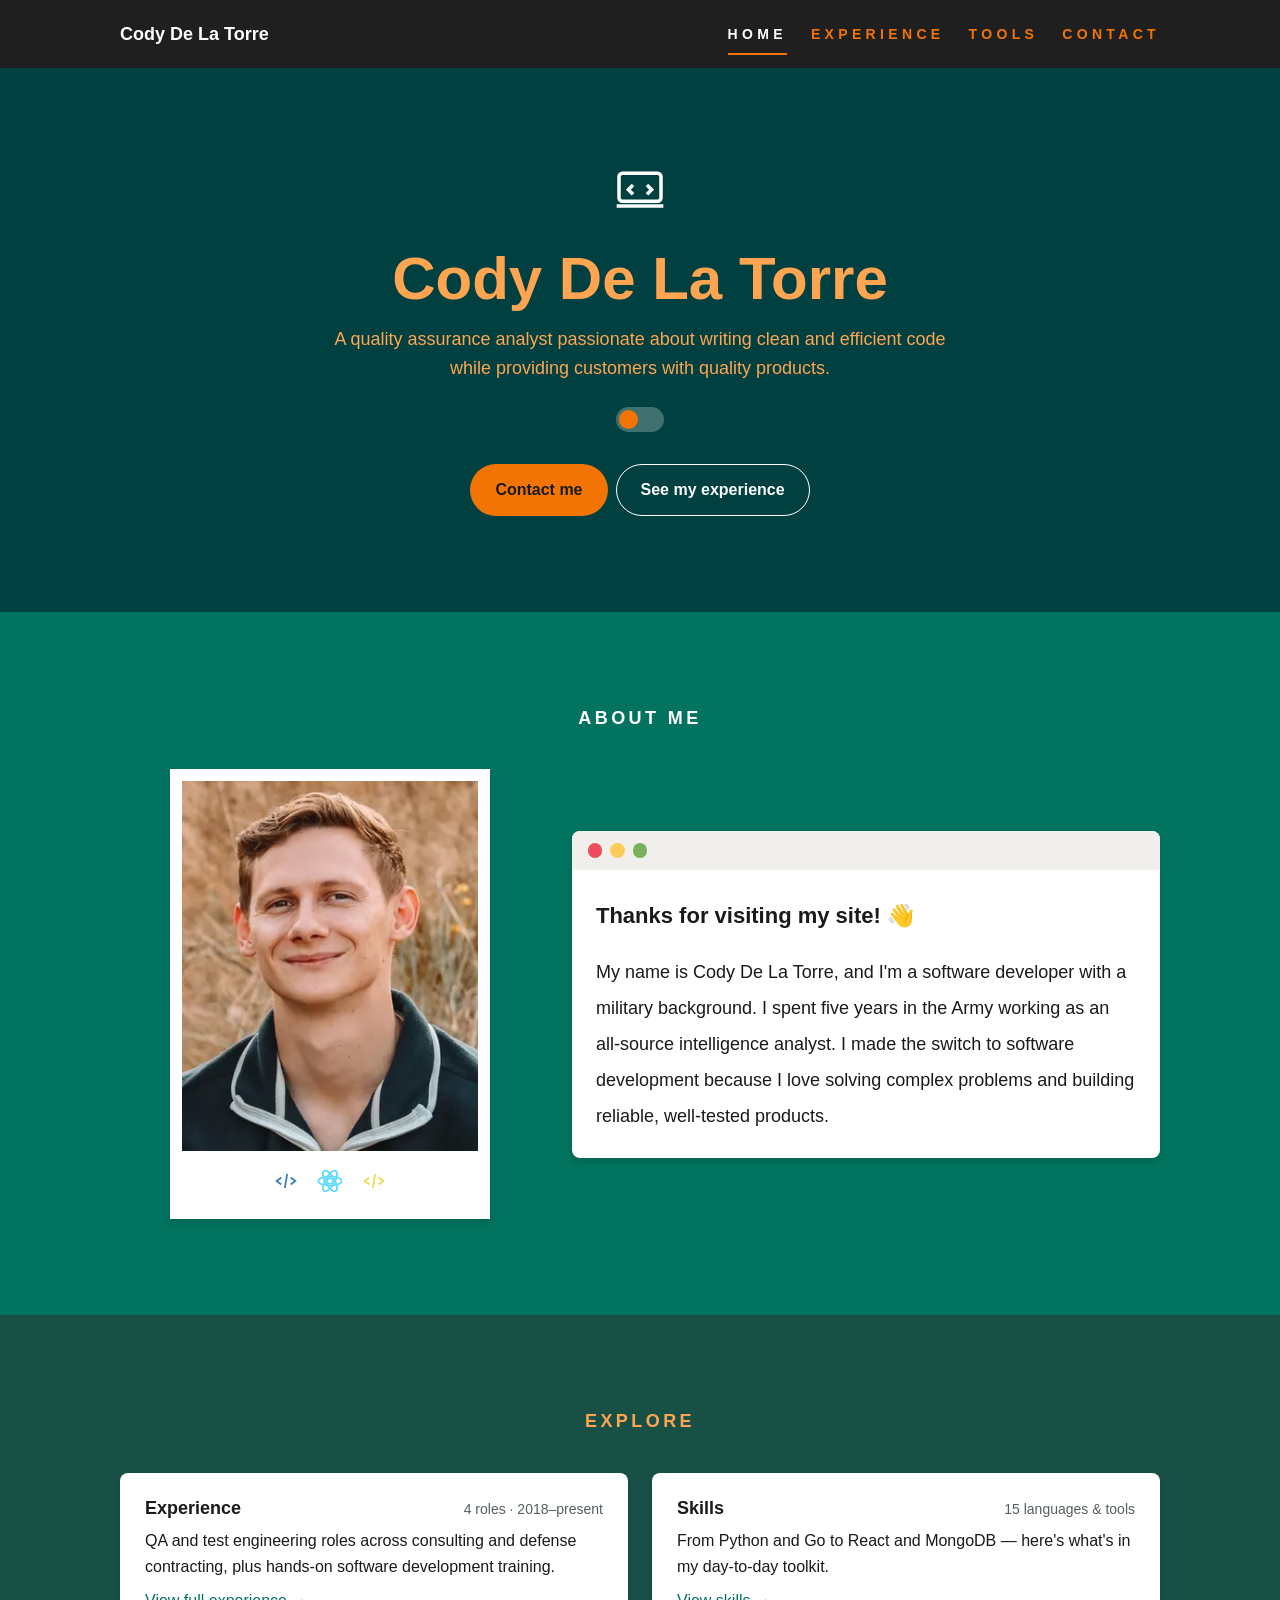
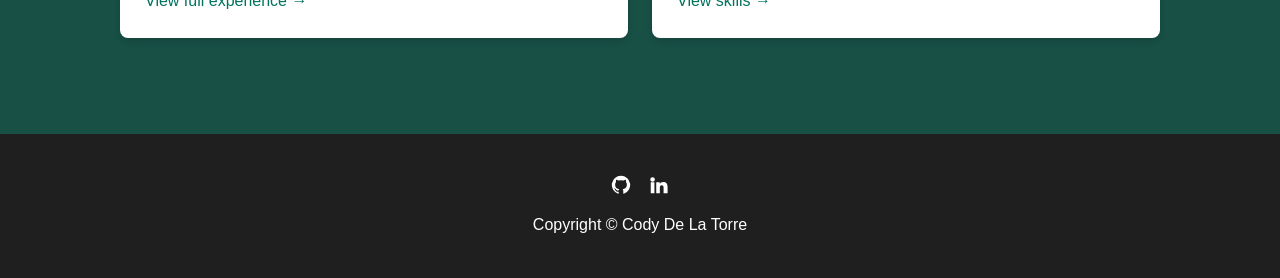
<file: index.html>
<!doctype html>
<html lang="en">
<head>
  <meta charset="UTF-8" />
  <meta name="viewport" content="width=device-width, initial-scale=1.0" />
  <title>Cody De La Torre — QA &amp; Software Developer</title>
  
  <meta name="description" content="Portfolio of Cody De La Torre, a quality assurance analyst and software developer who spent five years as an Army intelligence analyst." />
  <link rel="canonical" href="https://codydelatorre.github.io/414-cap/" />

  <meta property="og:title" content="Cody De La Torre — QA &amp; Software Developer" />
  <meta property="og:description" content="Portfolio of Cody De La Torre, a quality assurance analyst and software developer who spent five years as an Army intelligence analyst." />
  <meta property="og:url" content="https://codydelatorre.github.io/414-cap/" />
  <meta property="og:type" content="website" />
  <meta property="og:image" content="https://codydelatorre.github.io/414-cap/images/cody-de-la-torre-headshot-480.jpg" />
  <meta property="og:image:width" content="480" />
  <meta property="og:image:height" content="600" />
  <meta property="og:image:alt" content="Headshot of Cody, smiling outdoors in a dark green quarter-zip pullover" />
  <meta name="twitter:card" content="summary" />

  <script type="application/ld+json">
  {
    "@context": "https://schema.org",
    "@type": "Person",
    "name": "Cody De La Torre",
    "url": "https://codydelatorre.github.io/414-cap/",
    "image": "https://codydelatorre.github.io/414-cap/images/cody-de-la-torre-headshot-480.jpg",
    "jobTitle": "Quality Assurance Analyst",
    "description": "A quality assurance analyst passionate about writing clean and efficient code while providing customers with quality products.",
    "sameAs": [
      "https://github.com/CodyDeLaTorre",
      "https://www.linkedin.com/in/cody-de-la-torre/"
    ]
  }
  </script>
  <link rel="stylesheet" href="css/main.css" />
  <!--
       MODULE 4 ASSET INVENTORY:

       IMAGES
       1. headshot (images/cody-de-la-torre-headshot-*.jpg / .webp)
          Purpose: informative - identifies who the site belongs to.
          Source/license: taken by a professional photographer for a family
            photo session; used here with their permission.
          Original: single JPEG master, 621x749px, 97.5KB, from a Canon EOS
            Rebel SL3.
          Optimization performed: cropped to the actual 4:5
            ratio the .polaroid component displays and re-encoded at 3 widths
            (240/320/480) in both JPEG and WebP. See srcset below.

       SVGs:
       2. Hero "laptop/code" icon - decorative icon adds visual interest, 
          aria-hidden="true".
       3. Polaroid overlay icons (Python/React/JavaScript)
          decorative relative to the alt text on the photo itself, which
          already names the person. 
          aria-hidden="true".
       4. Footer social icons - the icon alone doesn't
          convey "GitHub" or "LinkedIn" to a screen reader without a label,
          so the parent <a> carries a real aria-label and the svg itself is
          aria-hidden to avoid the link being announced twice.
       5. Corner nav hamburger lines - decorative, the <label> already has
          a for/id relationship with real toggle semantics and the lines get
          aria-hidden.

       MEDIA
          None on this site.

       FONTS
          See css/01-tokens.css for typography - all 5 stacks are OS system
          fonts. No font-face, font host, or license to name, and no
          loading strategy needed.
  -->
</head>
<body>
  <a class="u-skip-link" href="#main">Skip to content</a>

  <div class="site">
    <header class="nav">
      <div class="container nav__bar">
        <a class="nav__brand" href="index.html">Cody De La Torre</a>

        <input class="nav__toggle-input" type="checkbox" id="nav-toggle" />
        <label class="nav__toggle-label" for="nav-toggle">
          <span class="u-visually-hidden">Menu</span>
          <span aria-hidden="true"></span><span aria-hidden="true"></span><span aria-hidden="true"></span>
        </label>

        <nav class="nav__menu" aria-label="Main">
  
          <ul class="nav__list">
            <li><a class="nav__link is-current" aria-current="page" href="index.html">Home</a></li>
            <li><a class="nav__link" href="experience.html">Experience</a></li>
            <li><a class="nav__link" href="tools.html">Tools</a></li>
            <li><a class="nav__link" href="contact.html">Contact</a></li>
          </ul>

        </nav>
      </div>
    </header>

    <main id="main">
      <!-- HERO -->
      <section class="band band--hero u-text-center" style="position:relative; overflow:hidden;">
        <div class="container">
          <svg width="56" height="56" viewBox="0 0 24 24" fill="none" stroke="currentColor" stroke-width="1.5" aria-hidden="true" style="margin-inline:auto;">
            <rect x="3" y="4" width="18" height="12" rx="1.5"/>
            <path d="M2 18h20"/>
            <path d="M9 9l-2 2 2 2"/>
            <path d="M15 9l2 2-2 2"/>
          </svg>
          <h1 class="hero__name" style="margin-top: var(--space-6);">Cody De La Torre</h1>
          <p class="hero__tagline u-measure" style="margin-inline:auto; margin-top: var(--space-3);">
            A quality assurance analyst passionate about writing clean and
            efficient code while providing customers with quality products.
          </p>

          <div class="theme-toggle" style="margin-top: var(--space-6); justify-content:center;">
            <input class="theme-toggle__input" type="checkbox" id="theme-toggle-input" />
            <label class="theme-toggle__label" for="theme-toggle-input">
              <span class="u-visually-hidden">Toggle dark mode</span>
            </label>
          </div>

          <div class="u-inline-gap" style="justify-content:center; margin-top: var(--space-8);">
            <a class="btn" href="contact.html">Contact me</a>
            <a class="btn btn--secondary" href="experience.html">See my experience</a>
          </div>
        </div>
      </section>

      <!-- ABOUT ME -->
      <section class="band band--about">
        <div class="container">
          <div class="band-header band-header--center">
            <h2 class="tracked-caps">About me</h2>
          </div>

          <div class="hero">
            <figure class="polaroid">
              <picture>
                <source
                  type="image/webp"
                  srcset="images/cody-de-la-torre-headshot-240.webp 240w, images/cody-de-la-torre-headshot-320.webp 320w, images/cody-de-la-torre-headshot-480.webp 480w"
                  sizes="(min-width: 22.5rem) 20rem, calc(100vw - 3rem)" />
                <img
                  class="polaroid__image"
                  src="images/cody-de-la-torre-headshot-320.jpg"
                  srcset="images/cody-de-la-torre-headshot-240.jpg 240w, images/cody-de-la-torre-headshot-320.jpg 320w, images/cody-de-la-torre-headshot-480.jpg 480w"
                  sizes="(min-width: 22.5rem) 20rem, calc(100vw - 3rem)"
                  width="320" height="400"
                  loading="lazy" decoding="async"
                  alt="Headshot of Cody, smiling outdoors in a dark green quarter-zip pullover" />
              </picture>
              <div class="polaroid__icons" aria-hidden="true">
                <svg viewBox="0 0 24 24" fill="none" stroke="#387EB8" stroke-width="1.5"><path d="M8 9l-4 3 4 3M16 9l4 3-4 3M13 6l-2 12"/></svg>
                <svg viewBox="0 0 24 24" fill="none" stroke="#61DAFB" stroke-width="1.5"><circle cx="12" cy="12" r="2.5"/><ellipse cx="12" cy="12" rx="10" ry="4"/><ellipse cx="12" cy="12" rx="10" ry="4" transform="rotate(60 12 12)"/><ellipse cx="12" cy="12" rx="10" ry="4" transform="rotate(120 12 12)"/></svg>
                <svg viewBox="0 0 24 24" fill="none" stroke="#F0DB4F" stroke-width="1.5"><path d="M8 9l-4 3 4 3M16 9l4 3-4 3M13 6l-2 12"/></svg>
              </div>
            </figure>

            <div class="window-card">
              <div class="window-card__chrome" aria-hidden="true">
                <span class="window-card__dot"></span>
                <span class="window-card__dot"></span>
                <span class="window-card__dot"></span>
              </div>
              <div class="window-card__body">
                <p class="window-card__greeting">Thanks for visiting my site! 👋</p>
                <p class="u-measure" style="margin-top: var(--space-4);">
                  My name is Cody De La Torre, and I'm a software developer
                  with a military background. I spent five years in the Army
                  working as an all-source intelligence analyst. I made the switch to software development
                  because I love solving complex problems and building
                  reliable, well-tested products.
                </p>
              </div>
            </div>
          </div>
        </div>
      </section>

      <!-- QUICK OVERVIEW -->
      <section class="band band--experience">
        <div class="container">
          <div class="band-header band-header--center">
            <h2 class="tracked-caps">Explore</h2>
          </div>
          <div class="cluster">
            <div class="card-slot">
              <article class="card">
                <div class="card__header">
                  <h3 class="card__title">Experience</h3>
                  <p class="card__meta">4 roles · 2018–present</p>
                </div>
                <p class="card__desc">QA and test engineering roles across consulting and defense
                  contracting, plus hands-on software development training.</p>
                <p class="card__actions"><a href="experience.html">View full experience <span aria-hidden="true">→</span></a></p>
              </article>
            </div>
            <div class="card-slot">
              <article class="card">
                <div class="card__header">
                  <h3 class="card__title">Skills</h3>
                  <p class="card__meta">15 languages &amp; tools</p>
                </div>
                <p class="card__desc">From Python and Go to React and MongoDB — here's what's in
                  my day-to-day toolkit.</p>
                <p class="card__actions"><a href="tools.html">View skills <span aria-hidden="true">→</span></a></p>
              </article>
            </div>
          </div>
        </div>
      </section>
    </main>

    <footer class="footer">
      <div class="container footer__row">
        <div class="footer__social">
          <a href="https://github.com/CodyDeLaTorre" aria-label="GitHub">
            <svg width="22" height="22" viewBox="0 0 24 24" fill="currentColor" aria-hidden="true"><path d="M12 2a10 10 0 00-3.16 19.5c.5.1.68-.22.68-.48v-1.7c-2.78.6-3.37-1.34-3.37-1.34-.46-1.16-1.11-1.47-1.11-1.47-.9-.62.07-.6.07-.6 1 .07 1.53 1.03 1.53 1.03.9 1.53 2.34 1.09 2.91.83.09-.65.35-1.09.63-1.34-2.22-.25-4.56-1.11-4.56-4.94 0-1.09.39-1.98 1.03-2.68-.1-.25-.45-1.27.1-2.65 0 0 .84-.27 2.75 1.02a9.6 9.6 0 015 0c1.9-1.29 2.74-1.02 2.74-1.02.56 1.38.21 2.4.1 2.65.64.7 1.03 1.59 1.03 2.68 0 3.84-2.34 4.68-4.57 4.93.36.31.68.92.68 1.85v2.74c0 .27.18.58.69.48A10 10 0 0012 2z"/></svg>
          </a>
          <a href="https://www.linkedin.com/in/cody-de-la-torre/" aria-label="LinkedIn">
            <svg width="22" height="22" viewBox="0 0 24 24" fill="currentColor" aria-hidden="true"><path d="M4.98 3.5a2.5 2.5 0 100 5 2.5 2.5 0 000-5zM3 9h4v12H3zM9 9h3.8v1.7h.05c.53-1 1.83-2 3.76-2 4 0 4.75 2.6 4.75 6.1V21H17v-5.7c0-1.36-.02-3.1-1.9-3.1-1.9 0-2.2 1.5-2.2 3v5.8H9z"/></svg>
          </a>
        </div>
        <p>Copyright &copy; Cody De La Torre</p>
      </div>
    </footer>
  </div>
</body>
</html>
</file>
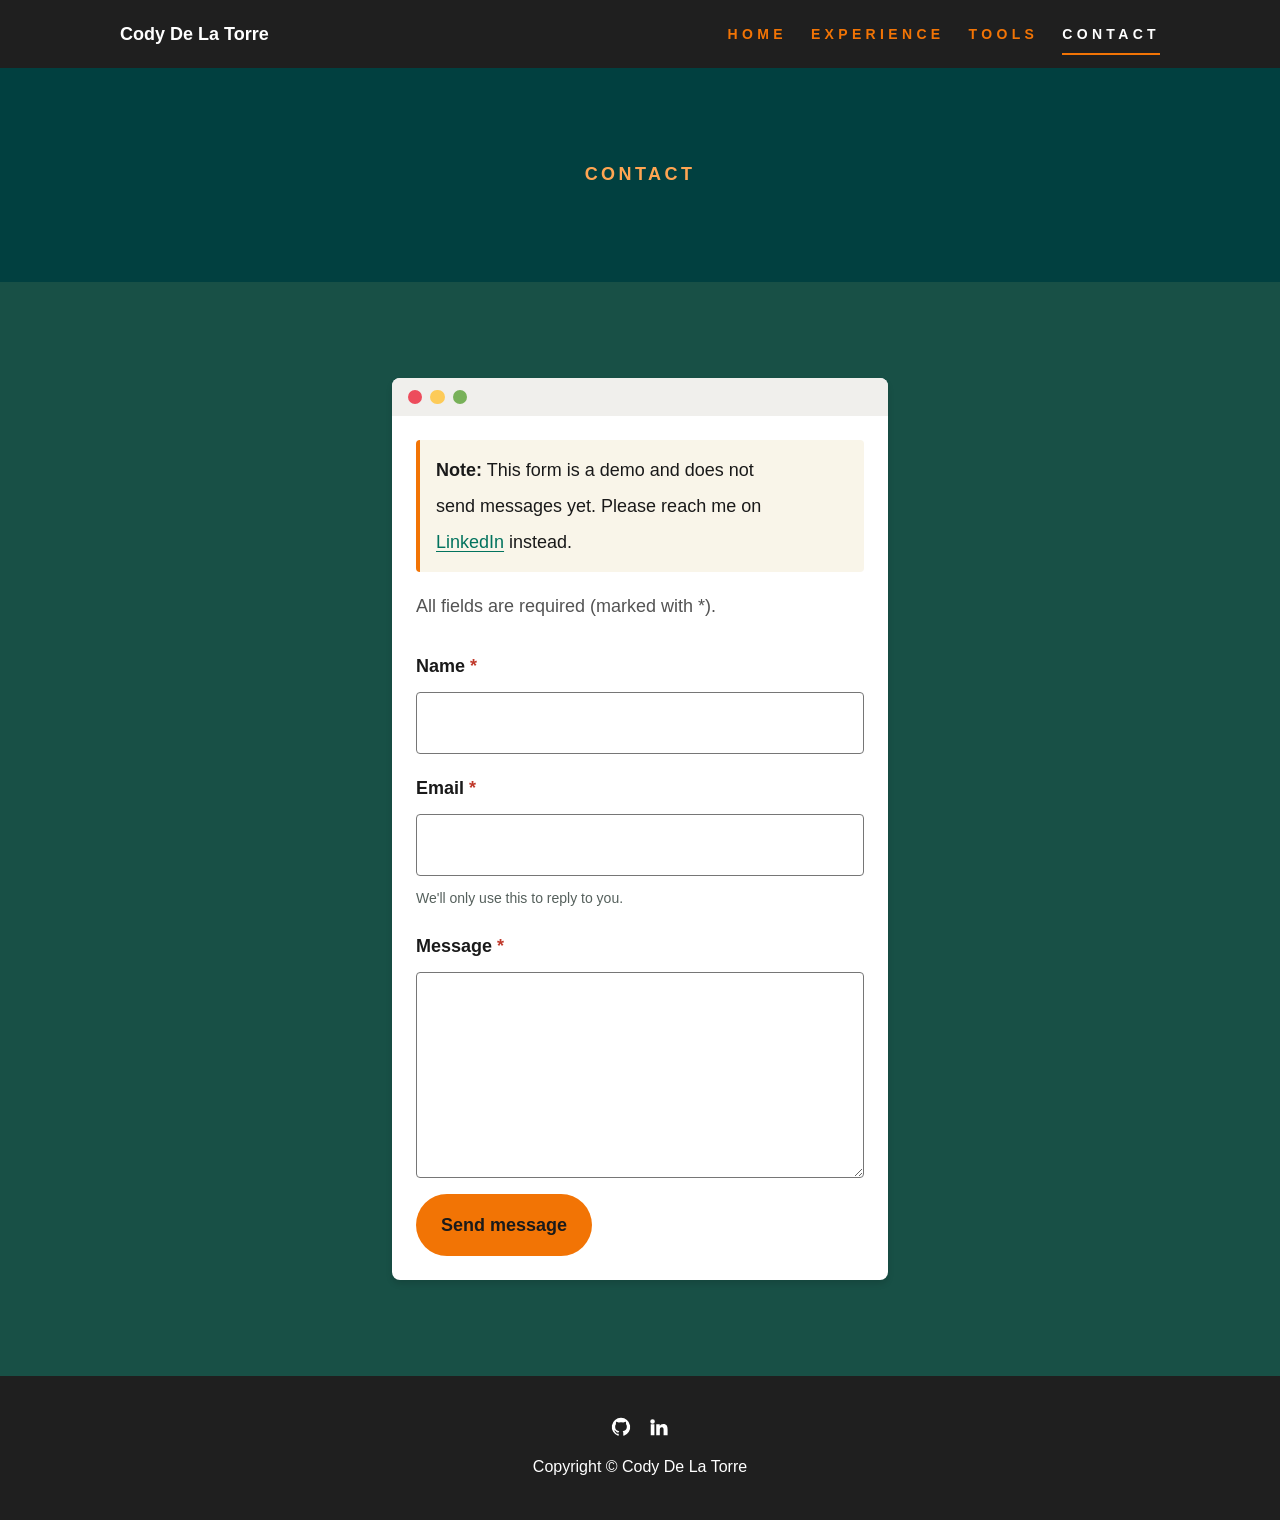
<file: contact.html>
<!doctype html>
<html lang="en">
<head>
  <meta charset="UTF-8" />
  <meta name="viewport" content="width=device-width, initial-scale=1.0" />
  <title>Contact — Cody De La Torre</title>
  <meta name="description" content="Ways to reach Cody De La Torre: a contact form plus links to GitHub and LinkedIn profiles." />
  <link rel="canonical" href="https://codydelatorre.github.io/414-cap/contact.html" />
  <link rel="stylesheet" href="css/main.css" />
</head>
<body>
  <a class="u-skip-link" href="#main">Skip to content</a>

  <div class="site">
    <header class="nav">
      <div class="container nav__bar">
        <a class="nav__brand" href="index.html">Cody De La Torre</a>
        <input class="nav__toggle-input" type="checkbox" id="nav-toggle" />
        <label class="nav__toggle-label" for="nav-toggle">
          <span class="u-visually-hidden">Menu</span>
          <span aria-hidden="true"></span><span aria-hidden="true"></span><span aria-hidden="true"></span>
        </label>
        <nav class="nav__menu" aria-label="Main">
          <ul class="nav__list">
            <li><a class="nav__link" href="index.html">Home</a></li>
            <li><a class="nav__link" href="experience.html">Experience</a></li>
            <li><a class="nav__link" href="tools.html">Tools</a></li>
            <li><a class="nav__link is-current" aria-current="page" href="contact.html">Contact</a></li>
          </ul>
        </nav>
      </div>
    </header>

    <main id="main">
      <section class="band band--hero u-text-center band--tight">
        <div class="container">
          <h1 class="tracked-caps" id="contact-heading">Contact</h1>
        </div>
      </section>

      <div class="band band--experience">
        <div class="container" style="max-width: 34rem;">
          <div class="window-card">
            <div class="window-card__chrome" aria-hidden="true">
              <span class="window-card__dot"></span>
              <span class="window-card__dot"></span>
              <span class="window-card__dot"></span>
            </div>
            <div class="window-card__body">
              <p class="form-note" id="form-demo-note"><strong>Note:</strong> This form is a demo and does not send messages yet. Please reach me on <a href="https://www.linkedin.com/in/cody-de-la-torre/">LinkedIn</a> instead.</p>
              <p class="u-text-muted" id="form-instructions" style="margin-bottom: var(--space-6);">All fields are required (marked with *).</p>

              <form class="stack" aria-labelledby="contact-heading" aria-describedby="form-demo-note form-instructions">
                <div class="field">
                  <label class="field__label" for="name" data-required>Name</label>
                  <input class="field__input" type="text" id="name" name="name" autocomplete="name" required />
                  <p class="field__error">Please enter your name.</p>
                </div>

                <div class="field">
                  <label class="field__label" for="email" data-required>Email</label>
                  <input class="field__input" type="email" id="email" name="email" autocomplete="email" aria-describedby="email-hint" required />
                  <p class="field__hint" id="email-hint">We'll only use this to reply to you.</p>
                  <p class="field__error">Please enter a valid email address.</p>
                </div>

                <div class="field">
                  <label class="field__label" for="message" data-required>Message</label>
                  <textarea class="field__input" id="message" name="message" rows="5" required></textarea>
                  <p class="field__error">Please enter a message.</p>
                </div>

                <button class="btn" type="submit">Send message</button>
              </form>
            </div>
          </div>
        </div>
      </div>
    </main>

    <footer class="footer">
      <div class="container footer__row">
        <div class="footer__social">
          <a href="https://github.com/CodyDeLaTorre" aria-label="GitHub">
            <svg width="22" height="22" viewBox="0 0 24 24" fill="currentColor" aria-hidden="true"><path d="M12 2a10 10 0 00-3.16 19.5c.5.1.68-.22.68-.48v-1.7c-2.78.6-3.37-1.34-3.37-1.34-.46-1.16-1.11-1.47-1.11-1.47-.9-.62.07-.6.07-.6 1 .07 1.53 1.03 1.53 1.03.9 1.53 2.34 1.09 2.91.83.09-.65.35-1.09.63-1.34-2.22-.25-4.56-1.11-4.56-4.94 0-1.09.39-1.98 1.03-2.68-.1-.25-.45-1.27.1-2.65 0 0 .84-.27 2.75 1.02a9.6 9.6 0 015 0c1.9-1.29 2.74-1.02 2.74-1.02.56 1.38.21 2.4.1 2.65.64.7 1.03 1.59 1.03 2.68 0 3.84-2.34 4.68-4.57 4.93.36.31.68.92.68 1.85v2.74c0 .27.18.58.69.48A10 10 0 0012 2z"/></svg>
          </a>
          <a href="https://www.linkedin.com/in/cody-de-la-torre/" aria-label="LinkedIn">
            <svg width="22" height="22" viewBox="0 0 24 24" fill="currentColor" aria-hidden="true"><path d="M4.98 3.5a2.5 2.5 0 100 5 2.5 2.5 0 000-5zM3 9h4v12H3zM9 9h3.8v1.7h.05c.53-1 1.83-2 3.76-2 4 0 4.75 2.6 4.75 6.1V21H17v-5.7c0-1.36-.02-3.1-1.9-3.1-1.9 0-2.2 1.5-2.2 3v5.8H9z"/></svg>
          </a>
        </div>
        <p>Copyright &copy; Cody De La Torre</p>
      </div>
    </footer>
  </div>
</body>
</html>
</file>
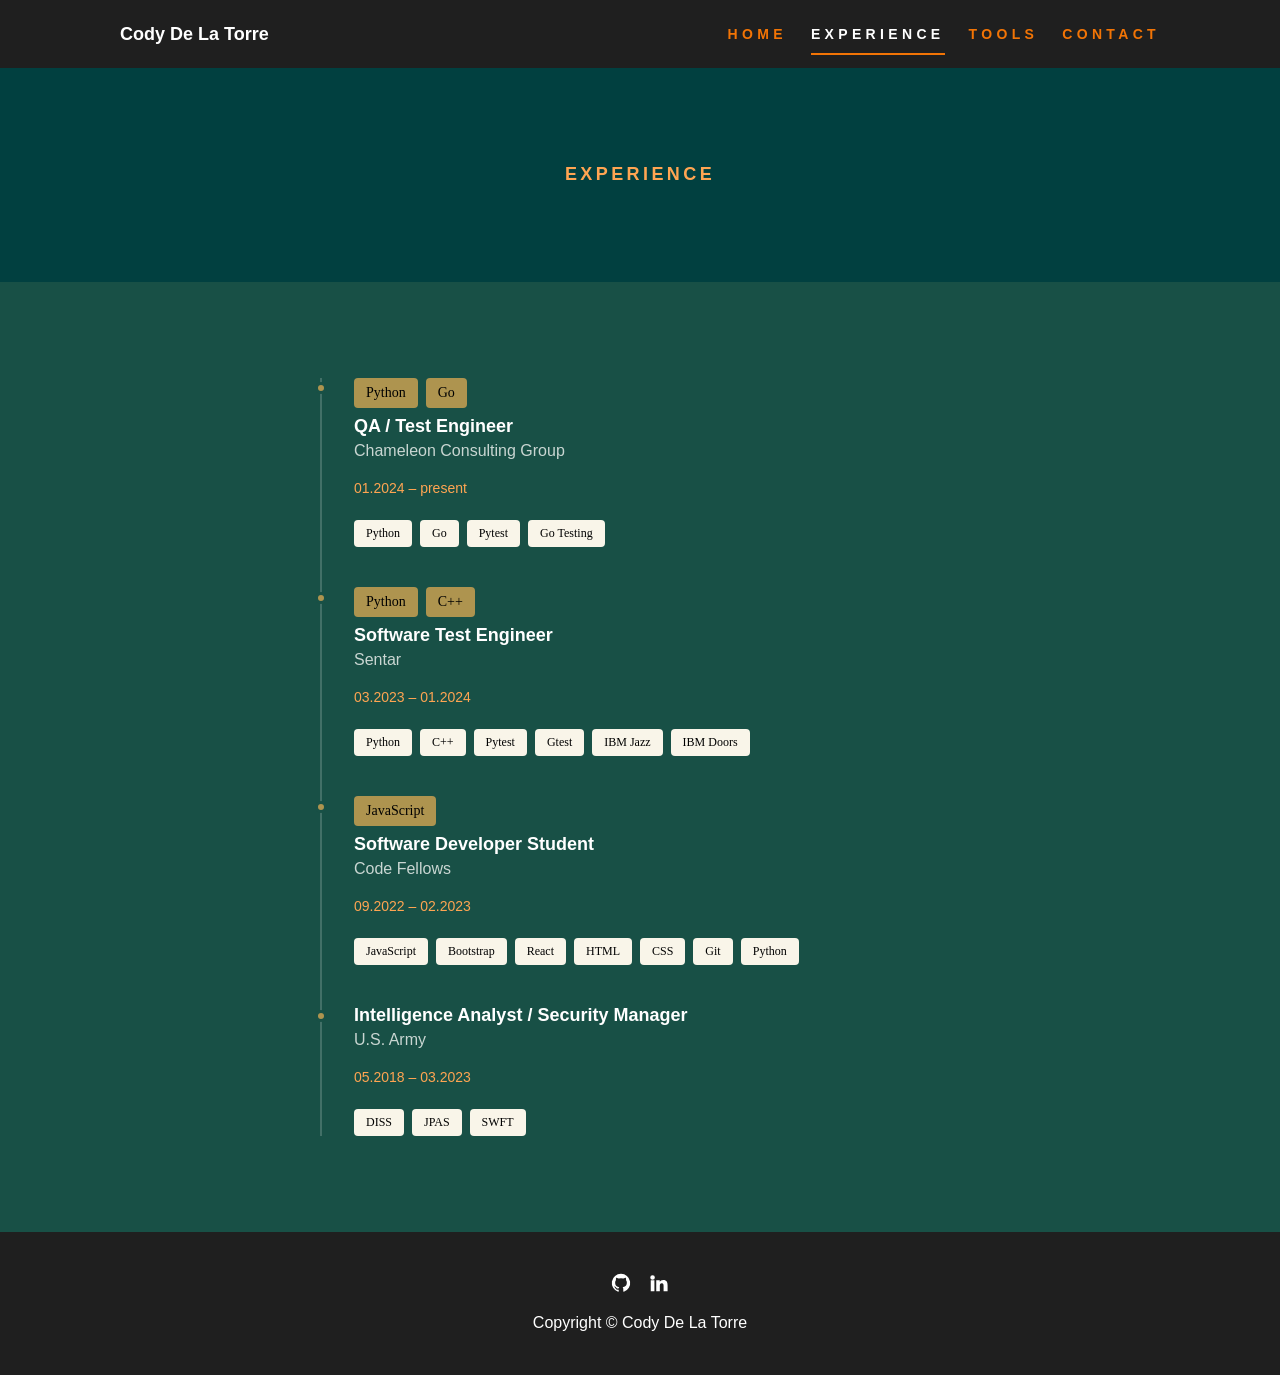
<file: experience.html>
<!doctype html>
<html lang="en">
<head>
  <meta charset="UTF-8" />
  <meta name="viewport" content="width=device-width, initial-scale=1.0" />
  <title>Experience — Cody De La Torre</title>
  <meta name="description" content="Cody De La Torre's work history: QA and test engineering at Chameleon Consulting Group and Sentar, Code Fellows developer training, and U.S. Army service." />
  <link rel="canonical" href="https://codydelatorre.github.io/414-cap/experience.html" />
  <link rel="stylesheet" href="css/main.css" />
</head>
<body>
  <a class="u-skip-link" href="#main">Skip to content</a>

  <div class="site">
    <header class="nav">
      <div class="container nav__bar">
        <a class="nav__brand" href="index.html">Cody De La Torre</a>
        <input class="nav__toggle-input" type="checkbox" id="nav-toggle" />
        <label class="nav__toggle-label" for="nav-toggle">
          <span class="u-visually-hidden">Menu</span>
          <span aria-hidden="true"></span><span aria-hidden="true"></span><span aria-hidden="true"></span>
        </label>
        <nav class="nav__menu" aria-label="Main">
          <ul class="nav__list">
            <li><a class="nav__link" href="index.html">Home</a></li>
            <li><a class="nav__link is-current" aria-current="page" href="experience.html">Experience</a></li>
            <li><a class="nav__link" href="tools.html">Tools</a></li>
            <li><a class="nav__link" href="contact.html">Contact</a></li>
          </ul>
        </nav>
      </div>
    </header>

    <main id="main">
      <section class="band band--hero u-text-center band--tight">
        <div class="container">
          <h1 class="tracked-caps">Experience</h1>
        </div>
      </section>

      <section class="band band--experience">
        <div class="container">
          <ol class="timeline" style="max-inline-size: 40rem; margin-inline:auto;">
            <li class="timeline__item">
              <span class="timeline__main-badge">Python</span><span class="timeline__main-badge">Go</span>
              <h2 class="timeline__role">QA / Test Engineer</h2>
              <p class="timeline__org">Chameleon Consulting Group</p>
              <span class="timeline__date">01.2024 – present</span>
              <div class="timeline__tags" style="margin-top: var(--space-3);">
                <span class="timeline__tag">Python</span>
                <span class="timeline__tag">Go</span>
                <span class="timeline__tag">Pytest</span>
                <span class="timeline__tag">Go Testing</span>
              </div>
            </li>
            <li class="timeline__item">
              <span class="timeline__main-badge">Python</span><span class="timeline__main-badge">C++</span>
              <h2 class="timeline__role">Software Test Engineer</h2>
              <p class="timeline__org">Sentar</p>
              <span class="timeline__date">03.2023 – 01.2024</span>
              <div class="timeline__tags" style="margin-top: var(--space-3);">
                <span class="timeline__tag">Python</span>
                <span class="timeline__tag">C++</span>
                <span class="timeline__tag">Pytest</span>
                <span class="timeline__tag">Gtest</span>
                <span class="timeline__tag">IBM Jazz</span>
                <span class="timeline__tag">IBM Doors</span>
              </div>
            </li>
            <li class="timeline__item">
              <span class="timeline__main-badge">JavaScript</span>
              <h2 class="timeline__role">Software Developer Student</h2>
              <p class="timeline__org">Code Fellows</p>
              <span class="timeline__date">09.2022 – 02.2023</span>
              <div class="timeline__tags" style="margin-top: var(--space-3);">
                <span class="timeline__tag">JavaScript</span>
                <span class="timeline__tag">Bootstrap</span>
                <span class="timeline__tag">React</span>
                <span class="timeline__tag">HTML</span>
                <span class="timeline__tag">CSS</span>
                <span class="timeline__tag">Git</span>
                <span class="timeline__tag">Python</span>
              </div>
            </li>
            <li class="timeline__item">
              <h2 class="timeline__role">Intelligence Analyst / Security Manager</h2>
              <p class="timeline__org">U.S. Army</p>
              <span class="timeline__date">05.2018 – 03.2023</span>
              <div class="timeline__tags" style="margin-top: var(--space-3);">
                <span class="timeline__tag">DISS</span>
                <span class="timeline__tag">JPAS</span>
                <span class="timeline__tag">SWFT</span>
              </div>
            </li>
          </ol>
        </div>
      </section>
    </main>

    <footer class="footer">
      <div class="container footer__row">
        <div class="footer__social">
          <a href="https://github.com/CodyDeLaTorre" aria-label="GitHub">
            <svg width="22" height="22" viewBox="0 0 24 24" fill="currentColor" aria-hidden="true"><path d="M12 2a10 10 0 00-3.16 19.5c.5.1.68-.22.68-.48v-1.7c-2.78.6-3.37-1.34-3.37-1.34-.46-1.16-1.11-1.47-1.11-1.47-.9-.62.07-.6.07-.6 1 .07 1.53 1.03 1.53 1.03.9 1.53 2.34 1.09 2.91.83.09-.65.35-1.09.63-1.34-2.22-.25-4.56-1.11-4.56-4.94 0-1.09.39-1.98 1.03-2.68-.1-.25-.45-1.27.1-2.65 0 0 .84-.27 2.75 1.02a9.6 9.6 0 015 0c1.9-1.29 2.74-1.02 2.74-1.02.56 1.38.21 2.4.1 2.65.64.7 1.03 1.59 1.03 2.68 0 3.84-2.34 4.68-4.57 4.93.36.31.68.92.68 1.85v2.74c0 .27.18.58.69.48A10 10 0 0012 2z"/></svg>
          </a>
          <a href="https://www.linkedin.com/in/cody-de-la-torre/" aria-label="LinkedIn">
            <svg width="22" height="22" viewBox="0 0 24 24" fill="currentColor" aria-hidden="true"><path d="M4.98 3.5a2.5 2.5 0 100 5 2.5 2.5 0 000-5zM3 9h4v12H3zM9 9h3.8v1.7h.05c.53-1 1.83-2 3.76-2 4 0 4.75 2.6 4.75 6.1V21H17v-5.7c0-1.36-.02-3.1-1.9-3.1-1.9 0-2.2 1.5-2.2 3v5.8H9z"/></svg>
          </a>
        </div>
        <p>Copyright &copy; Cody De La Torre</p>
      </div>
    </footer>
  </div>
</body>
</html>
</file>
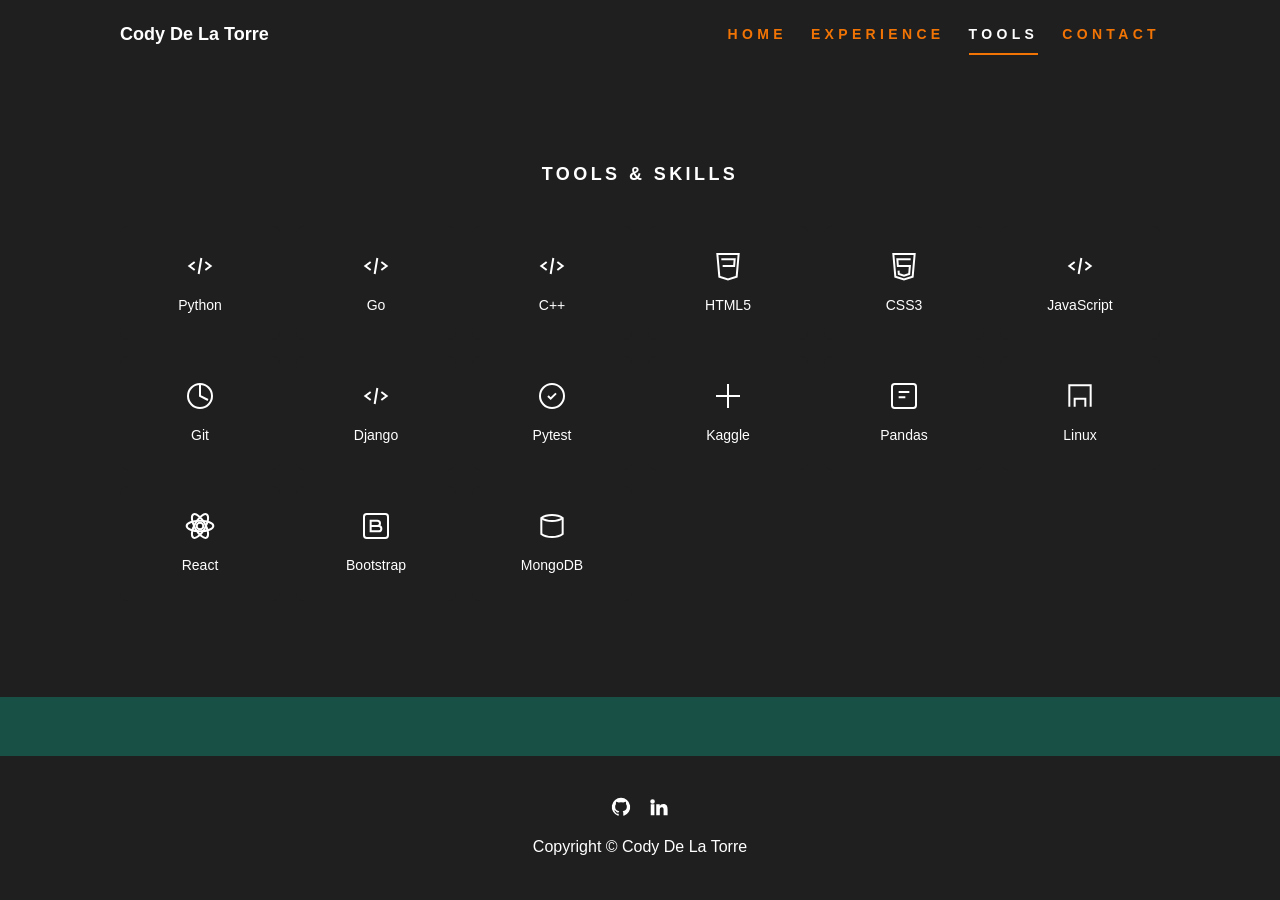
<file: tools.html>
<!doctype html>
<html lang="en">
<head>
  <meta charset="UTF-8" />
  <meta name="viewport" content="width=device-width, initial-scale=1.0" />
  <title>Tools &amp; Skills — Cody De La Torre</title>
  <meta name="description" content="The 15 languages and tools Cody De La Torre works with, including Python, Go, C++, JavaScript, React, Django, Pytest, Pandas, Linux and MongoDB." />
  <link rel="canonical" href="https://codydelatorre.github.io/414-cap/tools.html" />
  <link rel="stylesheet" href="css/main.css" />
</head>
<body>
  <a class="u-skip-link" href="#main">Skip to content</a>

  <div class="site">
    <header class="nav">
      <div class="container nav__bar">
        <a class="nav__brand" href="index.html">Cody De La Torre</a>
        <input class="nav__toggle-input" type="checkbox" id="nav-toggle" />
        <label class="nav__toggle-label" for="nav-toggle">
          <span class="u-visually-hidden">Menu</span>
          <span aria-hidden="true"></span><span aria-hidden="true"></span><span aria-hidden="true"></span>
        </label>
        <nav class="nav__menu" aria-label="Main">
          <ul class="nav__list">
            <li><a class="nav__link" href="index.html">Home</a></li>
            <li><a class="nav__link" href="experience.html">Experience</a></li>
            <li><a class="nav__link is-current" aria-current="page" href="tools.html">Tools</a></li>
            <li><a class="nav__link" href="contact.html">Contact</a></li>
          </ul>
        </nav>
      </div>
    </header>

    <main id="main">
      <section class="band band--skills">
        <div class="container">
          <div class="band-header band-header--center">
            <h1 class="tracked-caps">Tools &amp; Skills</h1>
          </div>

          <ul class="skill-grid">
            <li class="skill-tile">
              <svg class="skill-tile__icon" viewBox="0 0 24 24" fill="none" stroke="#FFFFFF" stroke-width="1.5" aria-hidden="true"><path d="M8 9l-4 3 4 3M16 9l4 3-4 3M13 6l-2 12"/></svg>
              <span class="skill-tile__label">Python</span>
            </li>
            <li class="skill-tile">
              <svg class="skill-tile__icon" viewBox="0 0 24 24" fill="none" stroke="#FFFFFF" stroke-width="1.5" aria-hidden="true"><path d="M8 9l-4 3 4 3M16 9l4 3-4 3M13 6l-2 12"/></svg>
              <span class="skill-tile__label">Go</span>
            </li>
            <li class="skill-tile">
              <svg class="skill-tile__icon" viewBox="0 0 24 24" fill="none" stroke="#FFFFFF" stroke-width="1.5" aria-hidden="true"><path d="M8 9l-4 3 4 3M16 9l4 3-4 3M13 6l-2 12"/></svg>
              <span class="skill-tile__label">C++</span>
            </li>
            <li class="skill-tile">
              <svg class="skill-tile__icon" viewBox="0 0 24 24" fill="none" stroke="#FFFFFF" stroke-width="1.5" aria-hidden="true"><path d="M4 3l1.5 17L12 22l6.5-2L20 3z"/><path d="M7 7h10l-.4 5H8"/></svg>
              <span class="skill-tile__label">HTML5</span>
            </li>
            <li class="skill-tile">
              <svg class="skill-tile__icon" viewBox="0 0 24 24" fill="none" stroke="#FFFFFF" stroke-width="1.5" aria-hidden="true"><path d="M4 3l1.5 17L12 22l6.5-2L20 3z"/><path d="M17 7H7l.4 5h9l-.5 6-3.9 1.2-3.9-1.2-.2-2.5"/></svg>
              <span class="skill-tile__label">CSS3</span>
            </li>
            <li class="skill-tile">
              <svg class="skill-tile__icon" viewBox="0 0 24 24" fill="none" stroke="#FFFFFF" stroke-width="1.5" aria-hidden="true"><path d="M8 9l-4 3 4 3M16 9l4 3-4 3M13 6l-2 12"/></svg>
              <span class="skill-tile__label">JavaScript</span>
            </li>
            <li class="skill-tile">
              <svg class="skill-tile__icon" viewBox="0 0 24 24" fill="none" stroke="#FFFFFF" stroke-width="1.5" aria-hidden="true"><circle cx="12" cy="12" r="9"/><path d="M12 3v9l6 3"/></svg>
              <span class="skill-tile__label">Git</span>
            </li>
            <li class="skill-tile">
              <svg class="skill-tile__icon" viewBox="0 0 24 24" fill="none" stroke="#FFFFFF" stroke-width="1.5" aria-hidden="true"><path d="M8 9l-4 3 4 3M16 9l4 3-4 3M13 6l-2 12"/></svg>
              <span class="skill-tile__label">Django</span>
            </li>
            <li class="skill-tile">
              <svg class="skill-tile__icon" viewBox="0 0 24 24" fill="none" stroke="#FFFFFF" stroke-width="1.5" aria-hidden="true"><path d="M9 12l2 2 4-4"/><circle cx="12" cy="12" r="9"/></svg>
              <span class="skill-tile__label">Pytest</span>
            </li>
            <li class="skill-tile">
              <svg class="skill-tile__icon" viewBox="0 0 24 24" fill="none" stroke="#FFFFFF" stroke-width="1.5" aria-hidden="true"><path d="M12 3v18M3 12h18"/></svg>
              <span class="skill-tile__label">Kaggle</span>
            </li>
            <li class="skill-tile">
              <svg class="skill-tile__icon" viewBox="0 0 24 24" fill="none" stroke="#FFFFFF" stroke-width="1.5" aria-hidden="true"><rect x="3" y="3" width="18" height="18" rx="2"/><path d="M8 9h8M8 13h5"/></svg>
              <span class="skill-tile__label">Pandas</span>
            </li>
            <li class="skill-tile">
              <svg class="skill-tile__icon" viewBox="0 0 24 24" fill="none" stroke="#FFFFFF" stroke-width="1.5" aria-hidden="true"><path d="M4 20V4h16v16"/><path d="M8 20v-6h8v6"/></svg>
              <span class="skill-tile__label">Linux</span>
            </li>
            <li class="skill-tile">
              <svg class="skill-tile__icon" viewBox="0 0 24 24" fill="none" stroke="#FFFFFF" stroke-width="1.5" aria-hidden="true"><circle cx="12" cy="12" r="2.5"/><ellipse cx="12" cy="12" rx="10" ry="4"/><ellipse cx="12" cy="12" rx="10" ry="4" transform="rotate(60 12 12)"/><ellipse cx="12" cy="12" rx="10" ry="4" transform="rotate(120 12 12)"/></svg>
              <span class="skill-tile__label">React</span>
            </li>
            <li class="skill-tile">
              <svg class="skill-tile__icon" viewBox="0 0 24 24" fill="none" stroke="#FFFFFF" stroke-width="1.5" aria-hidden="true"><rect x="3" y="3" width="18" height="18" rx="2"/><path d="M8 8h5a2 2 0 010 4H8zM8 12h6a2 2 0 010 4H8z"/></svg>
              <span class="skill-tile__label">Bootstrap</span>
            </li>
            <li class="skill-tile">
              <svg class="skill-tile__icon" viewBox="0 0 24 24" fill="none" stroke="#FFFFFF" stroke-width="1.5" aria-hidden="true"><path d="M4 6c4-3 12-3 16 0v12c-4 3-12 3-16 0z"/><path d="M4 6c4 3 12 3 16 0"/></svg>
              <span class="skill-tile__label">MongoDB</span>
            </li>
          </ul>
        </div>
      </section>
    </main>

    <footer class="footer">
      <div class="container footer__row">
        <div class="footer__social">
          <a href="https://github.com/CodyDeLaTorre" aria-label="GitHub">
            <svg width="22" height="22" viewBox="0 0 24 24" fill="currentColor" aria-hidden="true"><path d="M12 2a10 10 0 00-3.16 19.5c.5.1.68-.22.68-.48v-1.7c-2.78.6-3.37-1.34-3.37-1.34-.46-1.16-1.11-1.47-1.11-1.47-.9-.62.07-.6.07-.6 1 .07 1.53 1.03 1.53 1.03.9 1.53 2.34 1.09 2.91.83.09-.65.35-1.09.63-1.34-2.22-.25-4.56-1.11-4.56-4.94 0-1.09.39-1.98 1.03-2.68-.1-.25-.45-1.27.1-2.65 0 0 .84-.27 2.75 1.02a9.6 9.6 0 015 0c1.9-1.29 2.74-1.02 2.74-1.02.56 1.38.21 2.4.1 2.65.64.7 1.03 1.59 1.03 2.68 0 3.84-2.34 4.68-4.57 4.93.36.31.68.92.68 1.85v2.74c0 .27.18.58.69.48A10 10 0 0012 2z"/></svg>
          </a>
          <a href="https://www.linkedin.com/in/cody-de-la-torre/" aria-label="LinkedIn">
            <svg width="22" height="22" viewBox="0 0 24 24" fill="currentColor" aria-hidden="true"><path d="M4.98 3.5a2.5 2.5 0 100 5 2.5 2.5 0 000-5zM3 9h4v12H3zM9 9h3.8v1.7h.05c.53-1 1.83-2 3.76-2 4 0 4.75 2.6 4.75 6.1V21H17v-5.7c0-1.36-.02-3.1-1.9-3.1-1.9 0-2.2 1.5-2.2 3v5.8H9z"/></svg>
          </a>
        </div>
        <p>Copyright &copy; Cody De La Torre</p>
      </div>
    </footer>
  </div>
</body>
</html>
</file>
<file: css/main.css>
/*
  MAIN ENTRY POINT
  CASCADE STRATEGY
  Order, low -> high priority:
  reset -> base -> layout -> components -> utilities -> states
*/

@layer reset, base, layout, components, utilities, states;

@import url("01-tokens.css");
@import url("02-reset.css");
@import url("03-base.css");
@import url("04-layout.css");
@import url("05-components.css");
@import url("06-utilities.css");
@import url("07-states.css");
@import url("08-print.css");
</file>
